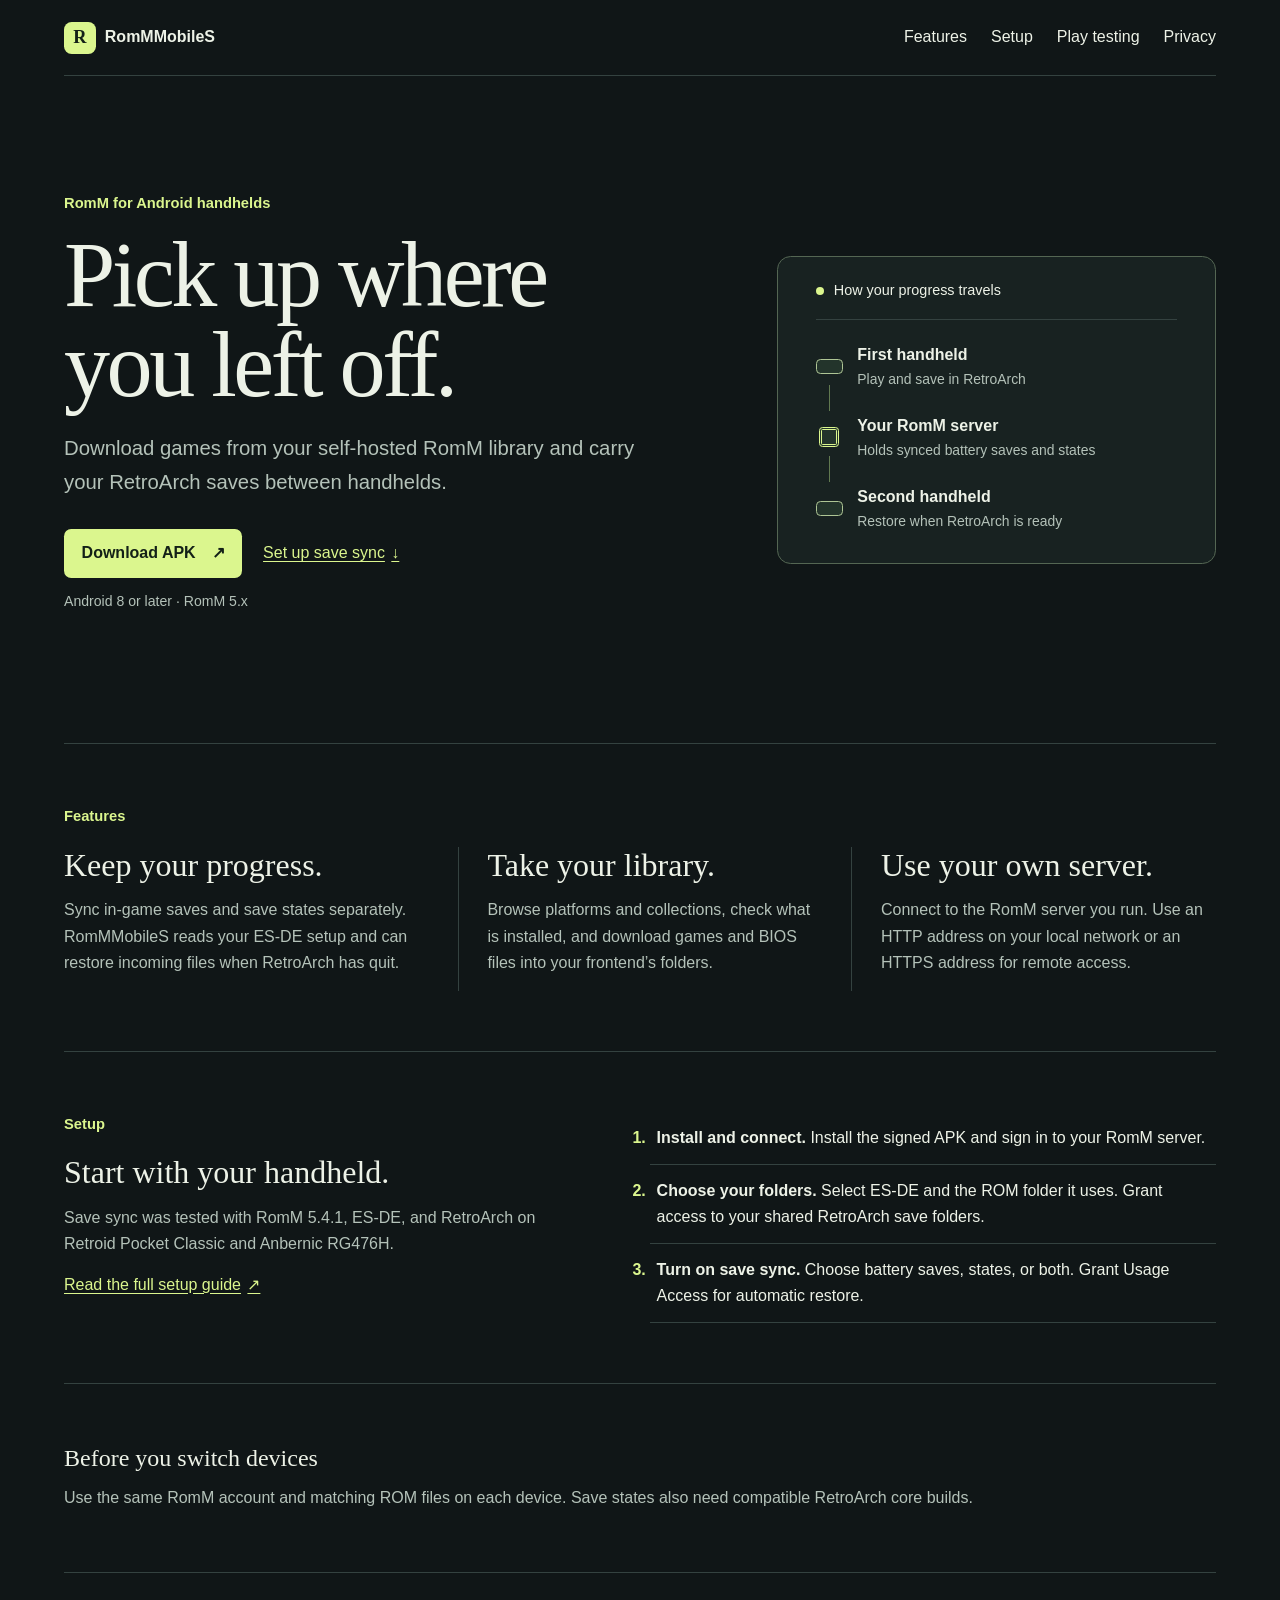
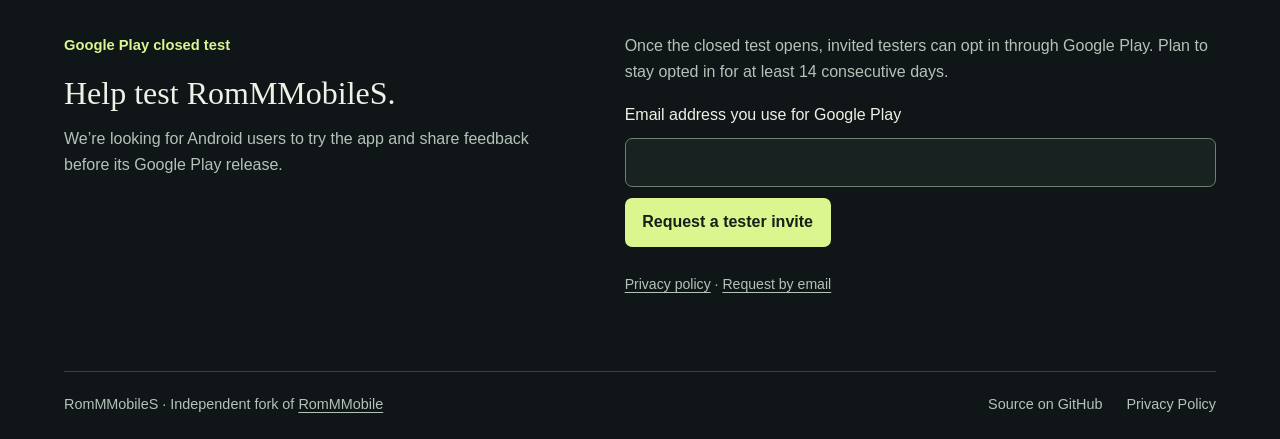
<file: docs/index.html>
<!doctype html>
<html lang="en">
<head>
  <meta charset="utf-8">
  <meta name="viewport" content="width=device-width, initial-scale=1">
  <meta name="description" content="RomMMobileS brings your self-hosted RomM library to Android handhelds and syncs RetroArch saves and states between devices.">
  <meta name="color-scheme" content="dark">
  <title>RomMMobileS — RomM for Android handhelds</title>
  <link rel="stylesheet" href="site.css">
  <script src="tester-signup.js" defer></script>
</head>
<body>
  <a class="skip" href="#main">Skip to content</a>
  <header class="bar wrap">
    <a class="brand" href="./"><span class="mark" aria-hidden="true">R</span> RomMMobileS</a>
    <nav aria-label="Main navigation">
      <a href="#features">Features</a>
      <a href="#setup">Setup</a>
      <a href="#play-testing">Play testing</a>
      <a href="privacy/">Privacy</a>
    </nav>
  </header>

  <main id="main" class="wrap">
    <section class="hero">
      <div>
        <p class="kicker">RomM for Android handhelds</p>
        <h1>Pick up where<br class="wide-break"> you left off.</h1>
        <p class="lede">Download games from your self-hosted RomM library and carry your RetroArch saves between handhelds.</p>
        <div class="actions">
          <a class="button" href="https://github.com/mriverodorta/RomMMobileS/releases/latest">Download APK <span aria-hidden="true">↗</span></a>
          <a class="secondary" href="#setup">Set up save sync <span aria-hidden="true">↓</span></a>
        </div>
        <p class="fine">Android 8 or later · RomM 5.x</p>
      </div>

      <figure class="route">
        <figcaption class="route-title"><span class="lamp" aria-hidden="true"></span> How your progress travels</figcaption>
        <ol>
          <li><span class="node" aria-hidden="true"></span><div><strong>First handheld</strong><span>Play and save in RetroArch</span></div></li>
          <li><span class="node server" aria-hidden="true"></span><div><strong>Your RomM server</strong><span>Holds synced battery saves and states</span></div></li>
          <li><span class="node" aria-hidden="true"></span><div><strong>Second handheld</strong><span>Restore when RetroArch is ready</span></div></li>
        </ol>
      </figure>
    </section>

    <section id="features" class="section">
      <div class="section-label">Features</div>
      <div class="features">
        <article>
          <h2>Keep your progress.</h2>
          <p>Sync in-game saves and save states separately. RomMMobileS reads your ES-DE setup and can restore incoming files when RetroArch has quit.</p>
        </article>
        <article>
          <h2>Take your library.</h2>
          <p>Browse platforms and collections, check what is installed, and download games and BIOS files into your frontend’s folders.</p>
        </article>
        <article>
          <h2>Use your own server.</h2>
          <p>Connect to the RomM server you run. Use an HTTP address on your local network or an HTTPS address for remote access.</p>
        </article>
      </div>
    </section>

    <section id="setup" class="section setup">
      <div>
        <div class="section-label">Setup</div>
        <h2>Start with your handheld.</h2>
        <p>Save sync was tested with RomM 5.4.1, ES-DE, and RetroArch on Retroid Pocket Classic and Anbernic RG476H.</p>
        <a class="secondary" href="https://github.com/mriverodorta/RomMMobileS#setup-automatic-save-and-state-sync">Read the full setup guide <span aria-hidden="true">↗</span></a>
      </div>
      <ol>
        <li><strong>Install and connect.</strong> Install the signed APK and sign in to your RomM server.</li>
        <li><strong>Choose your folders.</strong> Select ES-DE and the ROM folder it uses. Grant access to your shared RetroArch save folders.</li>
        <li><strong>Turn on save sync.</strong> Choose battery saves, states, or both. Grant Usage Access for automatic restore.</li>
      </ol>
    </section>

    <section class="section notes" aria-label="Save sync requirements">
      <h2>Before you switch devices</h2>
      <p>Use the same RomM account and matching ROM files on each device. Save states also need compatible RetroArch core builds.</p>
    </section>

    <section id="play-testing" class="section setup">
      <div>
        <div class="section-label">Google Play closed test</div>
        <h2>Help test RomMMobileS.</h2>
        <p>We’re looking for Android users to try the app and share feedback before its Google Play release.</p>
      </div>
      <div>
        <p>Once the closed test opens, invited testers can opt in through Google Play. Plan to stay opted in for at least 14 consecutive days.</p>
        <form class="tester-form" id="tester-signup" action="https://rommmobiles.hkloud.org/api/testers" method="post">
          <label for="tester-email">Email address you use for Google Play</label>
          <input id="tester-email" name="email" type="email" autocomplete="email" maxlength="254" required>
          <div hidden>
            <label for="tester-website">Leave this field empty</label>
            <input id="tester-website" name="website" type="text" tabindex="-1" autocomplete="off">
          </div>
          <button class="button" type="submit" disabled>Request a tester invite</button>
          <p id="tester-status" role="status"></p>
        </form>
        <p class="fine"><a href="privacy/">Privacy policy</a> · <a href="mailto:mriverodorta@gmail.com?subject=RomMMobileS%20Google%20Play%20tester%20request">Request by email</a></p>
      </div>
    </section>
  </main>

  <footer class="bar wrap footer">
    <span>RomMMobileS · Independent fork of <a href="https://github.com/pippopapera/RomMMobile">RomMMobile</a></span>
    <nav aria-label="Project links">
      <a href="https://github.com/mriverodorta/RomMMobileS">Source on GitHub</a>
      <a href="privacy/">Privacy Policy</a>
    </nav>
  </footer>
</body>
</html>
</file>
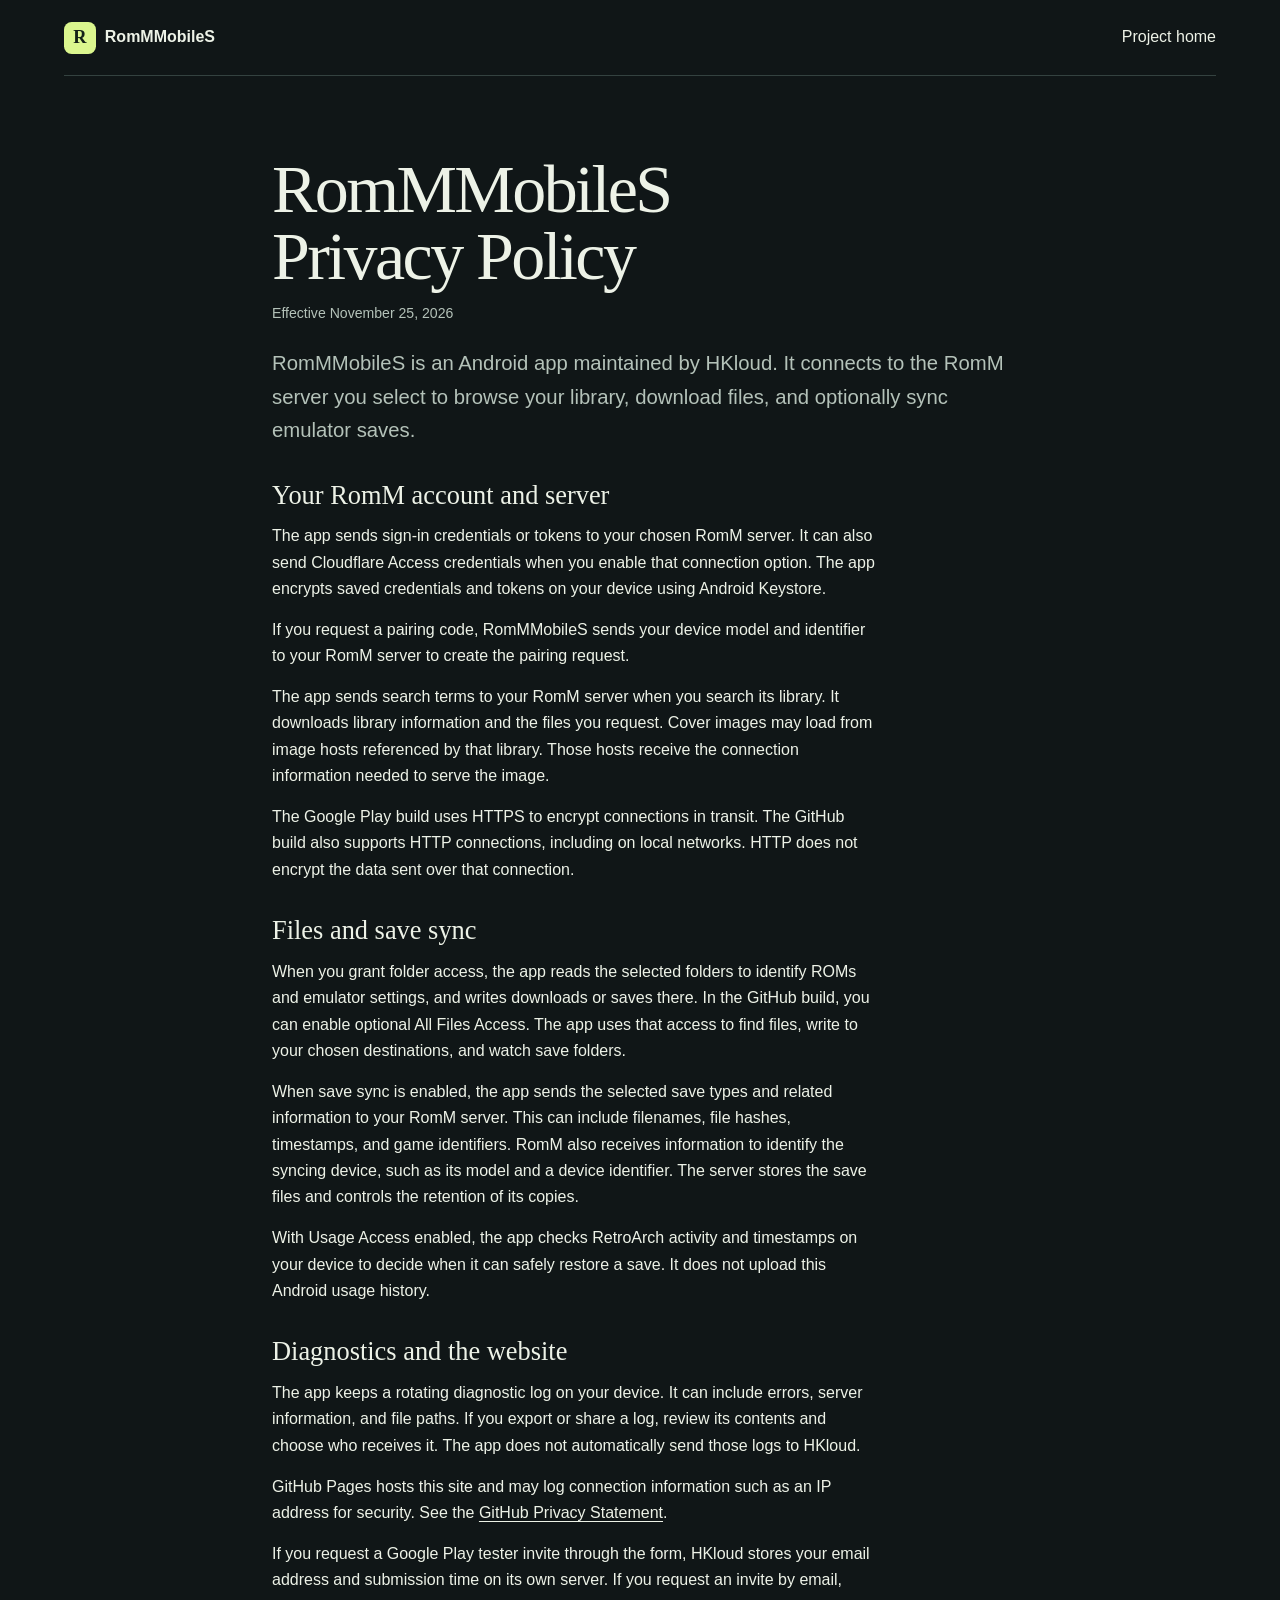
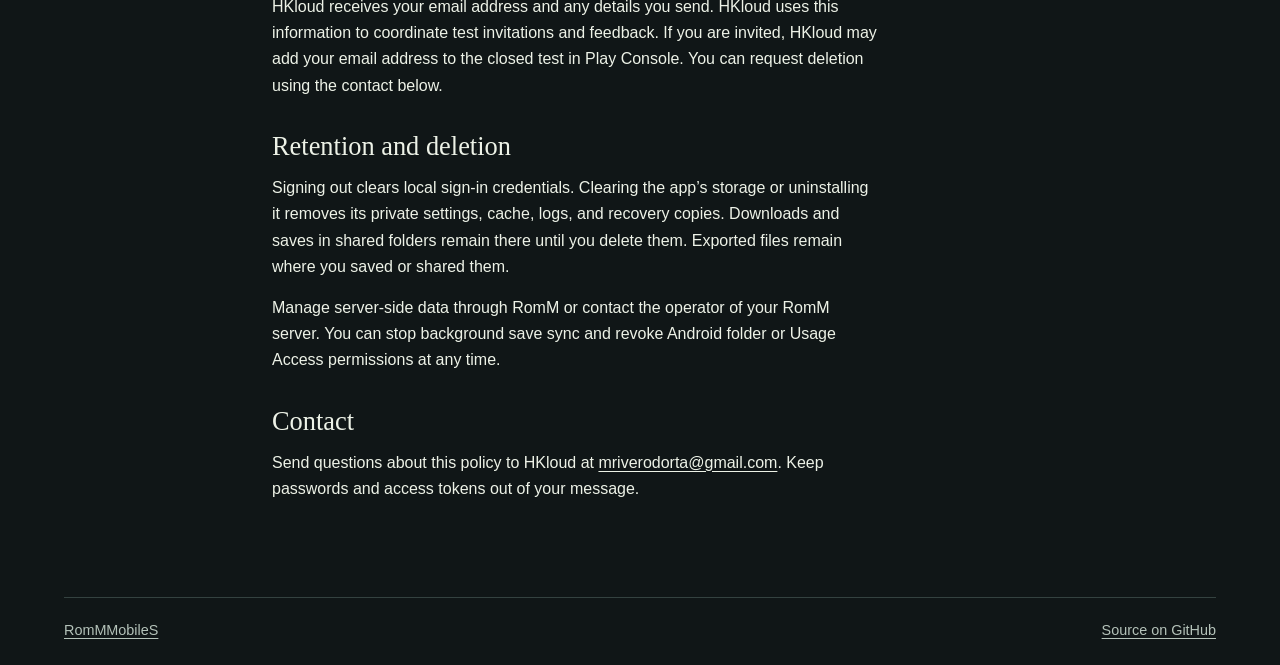
<file: docs/privacy/index.html>
<!doctype html>
<html lang="en">
<head>
  <meta charset="utf-8">
  <meta name="viewport" content="width=device-width, initial-scale=1">
  <meta name="description" content="Learn how RomMMobileS handles your server connection, local files, save data, and diagnostics.">
  <meta name="color-scheme" content="dark">
  <title>Privacy Policy — RomMMobileS</title>
  <link rel="stylesheet" href="../site.css">
</head>
<body>
  <a class="skip" href="#main">Skip to content</a>
  <header class="bar wrap">
    <a class="brand" href="../"><span class="mark" aria-hidden="true">R</span> RomMMobileS</a>
    <nav aria-label="Main navigation"><a href="../">Project home</a></nav>
  </header>

  <main id="main" class="wrap policy">
    <h1>RomMMobileS Privacy Policy</h1>
    <p class="fine">Effective November 25, 2026</p>
    <p class="lede">RomMMobileS is an Android app maintained by HKloud. It connects to the RomM server you select to browse your library, download files, and optionally sync emulator saves.</p>

    <h2>Your RomM account and server</h2>
    <p>The app sends sign-in credentials or tokens to your chosen RomM server. It can also send Cloudflare Access credentials when you enable that connection option. The app encrypts saved credentials and tokens on your device using Android Keystore.</p>
    <p>If you request a pairing code, RomMMobileS sends your device model and identifier to your RomM server to create the pairing request.</p>
    <p>The app sends search terms to your RomM server when you search its library. It downloads library information and the files you request. Cover images may load from image hosts referenced by that library. Those hosts receive the connection information needed to serve the image.</p>
    <p>The Google Play build uses HTTPS to encrypt connections in transit. The GitHub build also supports HTTP connections, including on local networks. HTTP does not encrypt the data sent over that connection.</p>

    <h2>Files and save sync</h2>
    <p>When you grant folder access, the app reads the selected folders to identify ROMs and emulator settings, and writes downloads or saves there. In the GitHub build, you can enable optional All Files Access. The app uses that access to find files, write to your chosen destinations, and watch save folders.</p>
    <p>When save sync is enabled, the app sends the selected save types and related information to your RomM server. This can include filenames, file hashes, timestamps, and game identifiers. RomM also receives information to identify the syncing device, such as its model and a device identifier. The server stores the save files and controls the retention of its copies.</p>
    <p>With Usage Access enabled, the app checks RetroArch activity and timestamps on your device to decide when it can safely restore a save. It does not upload this Android usage history.</p>

    <h2>Diagnostics and the website</h2>
    <p>The app keeps a rotating diagnostic log on your device. It can include errors, server information, and file paths. If you export or share a log, review its contents and choose who receives it. The app does not automatically send those logs to HKloud.</p>
    <p>GitHub Pages hosts this site and may log connection information such as an IP address for security. See the <a href="https://docs.github.com/en/site-policy/privacy-policies/github-general-privacy-statement">GitHub Privacy Statement</a>.</p>
    <p>If you request a Google Play tester invite through the form, HKloud stores your email address and submission time on its own server. If you request an invite by email, HKloud receives your email address and any details you send. HKloud uses this information to coordinate test invitations and feedback. If you are invited, HKloud may add your email address to the closed test in Play Console. You can request deletion using the contact below.</p>

    <h2>Retention and deletion</h2>
    <p>Signing out clears local sign-in credentials. Clearing the app’s storage or uninstalling it removes its private settings, cache, logs, and recovery copies. Downloads and saves in shared folders remain there until you delete them. Exported files remain where you saved or shared them.</p>
    <p>Manage server-side data through RomM or contact the operator of your RomM server. You can stop background save sync and revoke Android folder or Usage Access permissions at any time.</p>

    <h2>Contact</h2>
    <p>Send questions about this policy to HKloud at <a href="mailto:mriverodorta@gmail.com">mriverodorta@gmail.com</a>. Keep passwords and access tokens out of your message.</p>
  </main>

  <footer class="bar wrap footer">
    <a href="../">RomMMobileS</a>
    <a href="https://github.com/mriverodorta/RomMMobileS">Source on GitHub</a>
  </footer>
</body>
</html>
</file>
<file: docs/site.css>
:root {
  color-scheme: dark;
  --bg: #101617;
  --panel: #182221;
  --rule: #344240;
  --text: #edf2e7;
  --muted: #b4c2b9;
  --accent: #dbf68e;
  --accent-ink: #132017;
  --body: "Trebuchet MS", "Segoe UI", sans-serif;
  --display: Georgia, "Times New Roman", serif;
}

* { box-sizing: border-box; }
html { scroll-behavior: smooth; }
body {
  margin: 0;
  background: var(--bg);
  color: var(--text);
  font: 1rem/1.65 var(--body);
}

.wrap { width: min(72rem, calc(100% - 3rem)); margin-inline: auto; }
a { color: inherit; text-underline-offset: .2em; }
a:hover { color: var(--accent); }
a:focus-visible { outline: 2px solid var(--accent); outline-offset: 5px; border-radius: .15rem; }
.skip {
  position: absolute;
  inset: .75rem auto auto 1rem;
  padding: .5rem 1rem;
  background: var(--text);
  color: var(--bg);
  transform: translateY(-220%);
}
.skip:focus { transform: none; }

.bar {
  display: flex;
  align-items: center;
  justify-content: space-between;
  flex-wrap: wrap;
  gap: 1rem 1.75rem;
  padding-block: 1.35rem;
  border-bottom: 1px solid var(--rule);
}
.bar nav { display: flex; flex-wrap: wrap; gap: .45rem 1.5rem; }
.bar nav a, .brand { text-decoration: none; }
.brand { display: inline-flex; gap: .55rem; align-items: center; font-weight: 700; }
.mark {
  display: inline-grid;
  place-items: center;
  width: 2rem;
  height: 2rem;
  color: var(--accent-ink);
  background: var(--accent);
  border-radius: .48rem;
  font: 700 1.15rem var(--display);
}

.hero {
  display: grid;
  grid-template-columns: minmax(0, 1.45fr) minmax(0, 1fr);
  align-items: center;
  gap: clamp(2.5rem, 6vw, 6rem);
  padding-block: clamp(3.5rem, 9vw, 7.6rem);
}
.kicker, .section-label { color: var(--accent); font-size: .92rem; font-weight: 700; }
h1, h2 { font: 400 2rem/1.17 var(--display); margin: 0 0 .8rem; text-wrap: balance; }
h1 { font-size: clamp(2.65rem, 7.2vw, 6.2rem); letter-spacing: -.038em; line-height: .98; }
p { margin: 0 0 .9rem; }
.lede { color: var(--muted); font-size: clamp(1.05rem, 1.9vw, 1.27rem); max-width: 37rem; margin-block: 1.35rem; }
.fine { color: var(--muted); font-size: .88rem; }
.actions { display: flex; flex-wrap: wrap; align-items: center; gap: .9rem 1.3rem; margin-block: 1.85rem .8rem; }
.button {
  display: inline-flex;
  align-items: center;
  gap: 1rem;
  padding: .7rem 1.1rem;
  border-radius: .45rem;
  background: var(--accent);
  color: var(--accent-ink);
  font-weight: 700;
  text-decoration: none;
}
.button:hover { background: #effcb6; color: var(--accent-ink); }
.secondary { display: inline-flex; gap: .4rem; align-items: center; color: var(--accent); }

.route {
  margin: 0;
  padding: 1.4rem clamp(1rem, 4vw, 2.35rem) 1.85rem;
  border: 1px solid #546653;
  border-radius: .85rem;
  background: var(--panel);
}
.route-title { display: flex; gap: .6rem; align-items: center; padding-bottom: 1rem; border-bottom: 1px solid var(--rule); font-size: .9rem; }
.lamp { width: .53rem; height: .53rem; border-radius: 50%; background: var(--accent); }
.route ol { list-style: none; margin: 0; padding: 0; }
.route li { display: flex; align-items: center; gap: .9rem; position: relative; padding-top: 1.35rem; }
.route li + li::before { content: ""; position: absolute; left: .83rem; top: -.35rem; width: 1px; height: 1.59rem; background: #617950; }
.node { width: 1.7rem; height: .96rem; flex: 0 0 auto; border: 1px solid #aec595; border-radius: .28rem; background: #23342b; }
.node.server { width: 1.23rem; height: 1.23rem; margin-inline: .235rem; border-radius: .22rem; border: 3px double var(--accent); }
.route strong { display: block; }
.route li div span { color: var(--muted); font-size: .87rem; display: block; }

.section { border-top: 1px solid var(--rule); padding-block: clamp(2rem, 5vw, 3.75rem); }
.section-label { margin-bottom: 1.15rem; }
.features { display: grid; grid-template-columns: repeat(3, minmax(0, 1fr)); gap: 1.8rem; }
.features article + article { border-left: 1px solid var(--rule); padding-left: 1.8rem; }
.features p, .setup p, .notes p { color: var(--muted); }
.setup { display: grid; grid-template-columns: minmax(0, .9fr) minmax(0, 1.1fr); gap: clamp(1.1rem, 6vw, 5rem); }
.setup ol { margin: 0; padding: 0 0 0 1.6rem; }
.setup li { padding: .8rem 0 .8rem .4rem; border-bottom: 1px solid var(--rule); }
.setup li::marker { color: var(--accent); font-weight: 700; }
.tester-form { display: grid; gap: .65rem; margin-block: 1rem; }
.tester-form input {
  min-width: 0;
  padding: .65rem .8rem;
  border: 1px solid #71806c;
  border-radius: .45rem;
  background: var(--panel);
  color: var(--text);
  font: inherit;
}
.tester-form .button { justify-self: start; border: 0; font: inherit; font-weight: 700; cursor: pointer; }
.tester-form :is(input, button):focus-visible { outline: 2px solid var(--accent); outline-offset: 3px; }
.tester-form button:disabled { opacity: .65; cursor: wait; }
#tester-status { margin: 0; }
.notes h2 { font-size: 1.5rem; }
.notes p { margin: 0; }
.footer { border-top: 1px solid var(--rule); border-bottom: 0; color: var(--muted); font-size: .9rem; }

.policy { max-width: 46rem; padding-block: clamp(2.5rem, 7vw, 5rem); }
.policy h1 { font-size: clamp(2.45rem, 6vw, 4.25rem); margin-bottom: .8rem; }
.policy h2 { font-size: 1.65rem; margin-top: 2rem; }
.policy p { max-width: 68ch; }
.policy a { overflow-wrap: anywhere; }

@media (max-width: 50rem) {
  .hero { grid-template-columns: minmax(0, 1fr); }
  .route { max-width: 32rem; }
  .features { grid-template-columns: minmax(0, 1fr); gap: 1.2rem; }
  .features article + article { border-left: 0; border-top: 1px solid var(--rule); padding: 1.2rem 0 0; }
  .features p { margin-bottom: 0; }
}
@media (max-width: 36rem) {
  .wrap { width: calc(100% - 2rem); }
  .bar nav { gap: .65rem 1rem; }
  .setup { grid-template-columns: minmax(0, 1fr); }
  .wide-break { display: none; }
}
@media (prefers-reduced-motion: reduce) {
  html { scroll-behavior: auto; }
}
</file>
